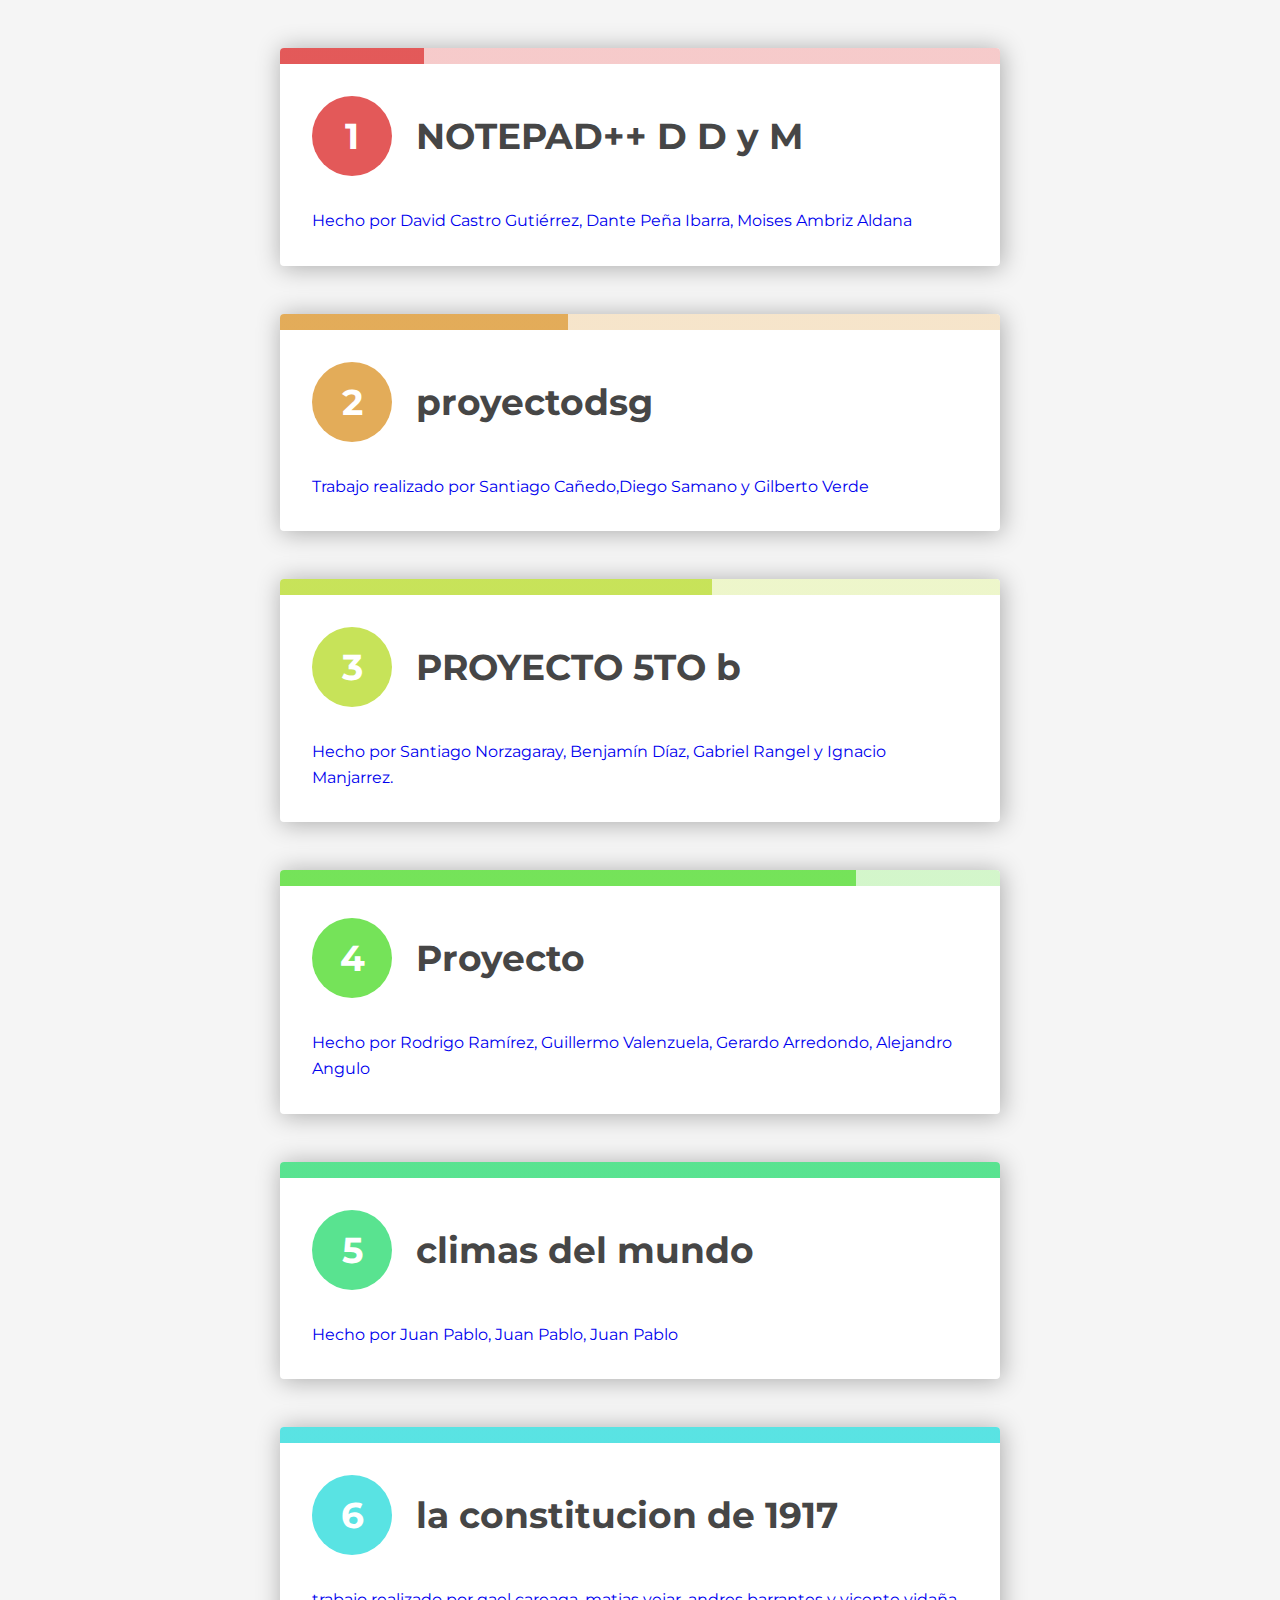
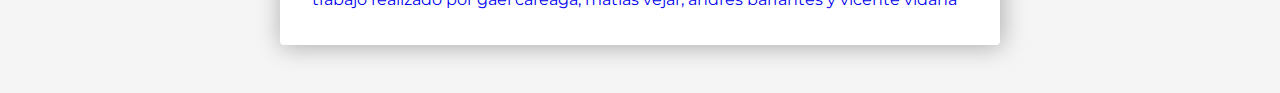
<file: index.html>
<!DOCTYPE html>
<html lang="en" >
<head>
  <meta charset="UTF-8">
  <title>Proyectos Quinto año</title>
  <link rel="stylesheet" href="./style.css">

</head>
<body>
<!-- partial:index.partial.html -->
<ol style="--length: 5" role="list">
	<a href="Proyecto trimestre 2/NOTEPAD++ D D y M.html" style="text-decoration:none">
	<li style="--i: 1">
		<h3>NOTEPAD++ D D y M</h3>
		<p>Hecho por David Castro Gutiérrez, Dante Peña Ibarra, Moises Ambriz Aldana</p>
	</li>
	</a>
	<a  href="Nueva carpeta/proyectodsg.html" style="text-decoration:none">
	<li style="--i: 2">
		<h3>proyectodsg</h3>
		<p>Trabajo realizado por Santiago Cañedo,Diego Samano y Gilberto Verde</p>
	</li>
	</a>
	<a href="MusicB/PROYECTO 5TO b.html" style="text-decoration:none">
	<li style="--i: 3">
		<h3>PROYECTO 5TO b</h3>
		<p>Hecho por Santiago Norzagaray, Benjamín Díaz, Gabriel Rangel y Ignacio Manjarrez.</p>
	</li>
	</a>
	
	<a href="rodyz/proyecto.html" style="text-decoration:none">
	<li style="--i: 4">
		<h3>Proyecto</h3>
		<p>Hecho por Rodrigo Ramírez, Guillermo Valenzuela, Gerardo Arredondo, Alejandro Angulo</p>
	</li>
	</a>
	<a  href="PROYECTO HTML 3 JP/climas del mundo.html" style="text-decoration:none">
	<li style="--i: 5">
		<h3>climas del mundo</h3>
		<p>Hecho por Juan Pablo, Juan Pablo, Juan Pablo</p>
	</li>
	</a>
	<a href="MusicA/la constitucion equipo 6 matias gael andres y vicente vidaña.html" style="text-decoration:none">
	<li style="--i: 6">
		<h3>la constitucion de 1917</h3>
		<p>trabajo realizado por gael careaga, matias vejar, andres barrantes y vicente vidaña</p>
	</li>
	</a>
</ol>
<!-- partial -->
  
</body>
</html>
</file>
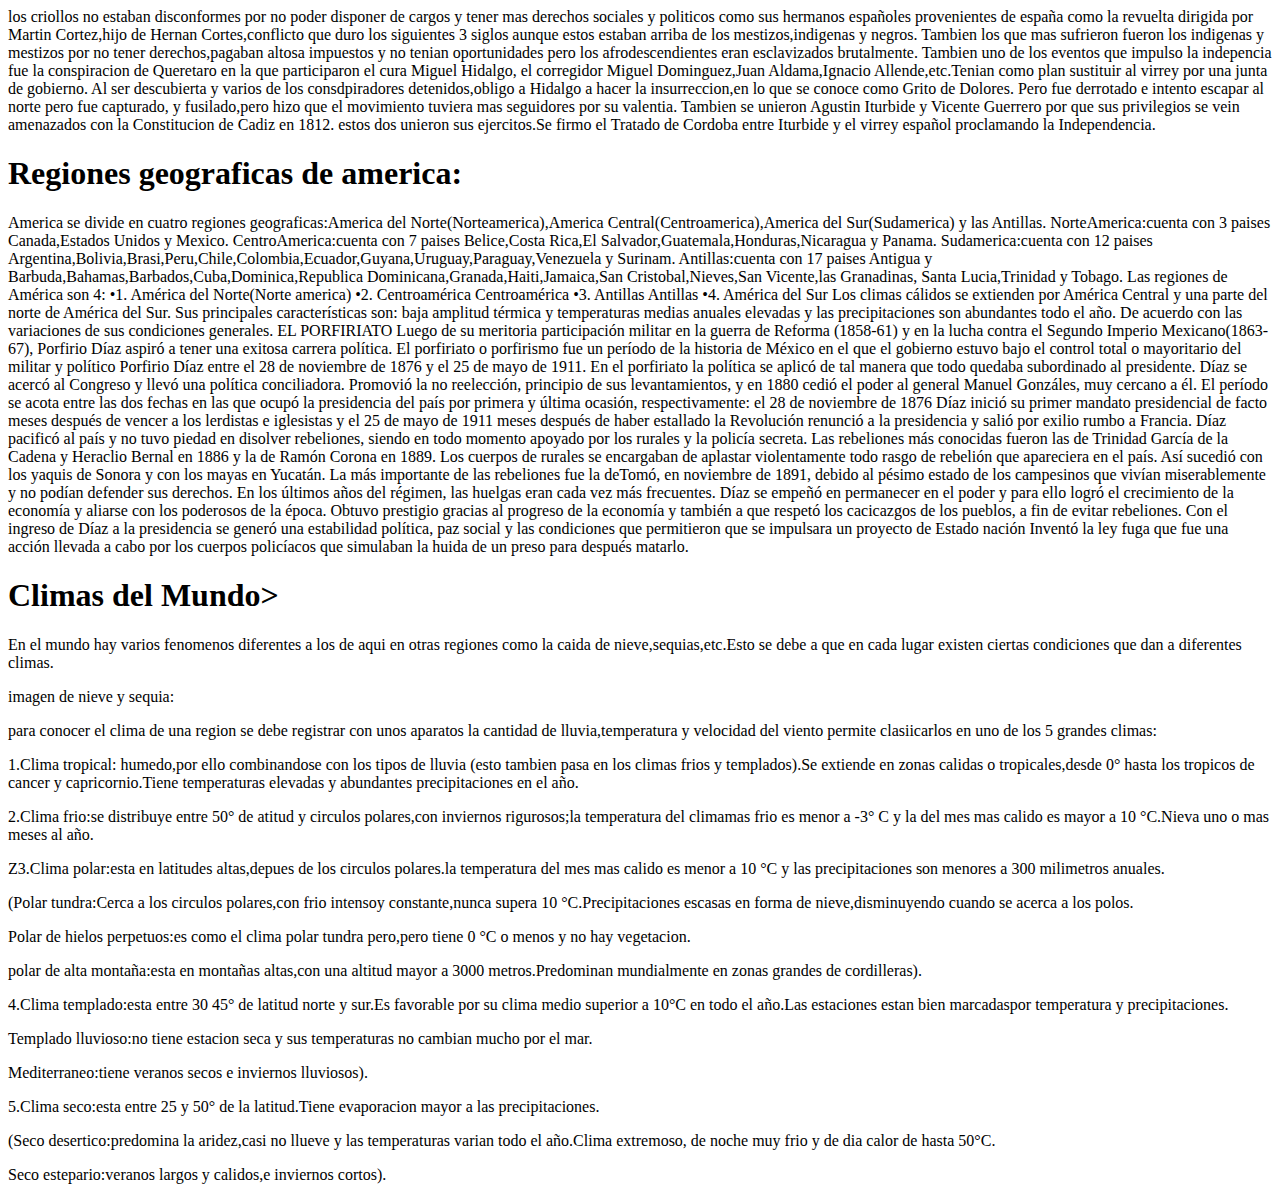
<file: PROYECTO HTML 3 JP/hola tonotos.html>
<html>
<head>
<title>
<h1>causas del movimiento de independencia:</h1>
</title>
</head>
<body>
los criollos no estaban disconformes por no poder disponer de cargos y tener mas derechos sociales y politicos como sus hermanos españoles provenientes de españa como la revuelta
dirigida por Martin  Cortez,hijo de Hernan Cortes,conflicto que duro los siguientes 3 siglos aunque estos estaban arriba de los mestizos,indigenas y negros.

Tambien los que mas sufrieron fueron los indigenas y mestizos por no tener derechos,pagaban altosa impuestos y no tenian oportunidades pero los afrodescendientes
 eran esclavizados brutalmente.

Tambien uno de los eventos que impulso la indepencia fue la conspiracion de Queretaro en la que participaron el cura Miguel Hidalgo,
el corregidor Miguel Dominguez,Juan Aldama,Ignacio Allende,etc.Tenian como plan sustituir al virrey por una junta de gobierno.

Al ser descubierta y varios de los consdpiradores detenidos,obligo a Hidalgo a hacer la insurreccion,en lo que se conoce como Grito de Dolores.
Pero fue derrotado e intento escapar al norte pero fue capturado, y fusilado,pero hizo que el movimiento tuviera mas seguidores por su valentia.

Tambien se unieron Agustin Iturbide y Vicente Guerrero por que sus privilegios se vein amenazados con la Constitucion de Cadiz en 1812.
estos dos unieron sus ejercitos.Se firmo el Tratado de Cordoba entre Iturbide y el virrey español proclamando la Independencia.
</body>
<h1>Regiones geograficas de america:</h1>

America se divide en cuatro regiones geograficas:America del Norte(Norteamerica),America Central(Centroamerica),America del Sur(Sudamerica) y las Antillas.

NorteAmerica:cuenta con 3 paises Canada,Estados Unidos y Mexico.

CentroAmerica:cuenta con 7 paises Belice,Costa Rica,El Salvador,Guatemala,Honduras,Nicaragua y Panama.

Sudamerica:cuenta con 12 paises Argentina,Bolivia,Brasi,Peru,Chile,Colombia,Ecuador,Guyana,Uruguay,Paraguay,Venezuela y Surinam.

Antillas:cuenta con 17 paises Antigua y Barbuda,Bahamas,Barbados,Cuba,Dominica,Republica Dominicana,Granada,Haiti,Jamaica,San Cristobal,Nieves,San Vicente,las Granadinas,
Santa Lucia,Trinidad y Tobago.    

Las regiones de América son 4:

•1. América del Norte(Norte america)

•2. Centroamérica Centroamérica 

•3. Antillas Antillas 

•4. América del Sur
Los climas cálidos se extienden por América Central y una parte 
del norte de América del Sur.  

Sus principales características son: baja
amplitud térmica y temperaturas medias anuales elevadas y las precipitaciones
son abundantes todo el año. De acuerdo con las variaciones de sus condiciones 
generales.

EL PORFIRIATO

Luego de su meritoria participación militar en la guerra de Reforma (1858-61) y en la lucha contra el Segundo Imperio Mexicano(1863-67), Porfirio 
Díaz aspiró a tener una exitosa carrera política.

El porfiriato o porfirismo fue un período de la historia de México en el que el gobierno estuvo bajo el control  total o mayoritario del
 militar y político Porfirio Díaz entre el 28 de noviembre de 1876 y el 25 de mayo de 1911.  En el porfiriato la política se aplicó de tal
 manera que todo quedaba subordinado al presidente.

 Díaz se acercó al Congreso y llevó una política conciliadora. Promovió la no reelección,
 principio de sus levantamientos, y en 1880 cedió el poder al general Manuel Gonzáles, muy cercano a él.
 
El período se acota entre las dos fechas en las que ocupó la presidencia del país por primera y última ocasión, respectivamente: el 28 de 
noviembre de 1876 Díaz inició su primer mandato presidencial de facto meses después de vencer a los lerdistas e iglesistas y el 25 de mayo
 de 1911 meses después de haber estallado la Revolución renunció a la presidencia y salió por exilio rumbo a Francia. 

Díaz pacificó al país y no tuvo piedad en disolver rebeliones, siendo en todo momento apoyado por los rurales y la policía secreta.
 
Las rebeliones más conocidas fueron las de Trinidad García de la Cadena y Heraclio Bernal en 1886 y la de Ramón Corona en 1889. Los cuerpos de rurales
 se encargaban de aplastar violentamente todo rasgo de rebelión que apareciera en el país. Así sucedió con los yaquis de Sonora y con los mayas en Yucatán. 
 La más importante de las rebeliones fue la deTomó, en noviembre de 1891, debido al pésimo estado de los campesinos que vivían miserablemente y no podían 
 defender sus derechos.
 En los últimos años del régimen, las huelgas eran cada vez más frecuentes. 
 
Díaz se empeñó en permanecer en el poder y para ello logró el crecimiento de la economía y aliarse con los poderosos de la época.

 
Obtuvo prestigio gracias al progreso de la economía y también a que respetó los cacicazgos de los pueblos, a fin de evitar rebeliones.
 Con el ingreso 
de Díaz a la presidencia se generó una estabilidad política, paz social y las condiciones que permitieron que se impulsara un proyecto de Estado nación
 Inventó la ley fuga que fue una acción llevada a cabo por los cuerpos policíacos que simulaban la huida de un preso para después matarlo.

<h1>Climas del Mundo></h1>

<p>En el mundo hay varios fenomenos diferentes a los de aqui en otras regiones como la caida de nieve,sequias,etc.Esto se debe a que en cada lugar
existen ciertas condiciones que dan a diferentes climas.</p>

imagen de nieve y sequia:

<p>para conocer el clima de una region se debe registrar con unos aparatos la cantidad de lluvia,temperatura y velocidad del viento permite
clasiicarlos en uno de los 5 grandes climas:</p>

<p>1.Clima tropical: humedo,por ello combinandose con los tipos de lluvia (esto tambien pasa en los climas frios y templados).Se extiende en
zonas calidas o tropicales,desde 0° hasta los tropicos de cancer y capricornio.Tiene temperaturas elevadas y abundantes precipitaciones en
el año.</p>

<p>2.Clima frio:se distribuye entre 50° de atitud y circulos polares,con inviernos rigurosos;la temperatura del climamas frio es menor a -3° C
y la del mes mas calido es mayor a 10 °C.Nieva uno o mas meses al año.</p>

<p>Z3.Clima polar:esta en latitudes altas,depues de los circulos polares.la temperatura del mes mas calido es menor a 10 °C y las precipitaciones
son menores a 300 milimetros anuales.</p>

<p>(Polar tundra:Cerca a los circulos polares,con frio intensoy constante,nunca supera 10 °C.Precipitaciones escasas en forma de nieve,disminuyendo
cuando se acerca a los polos.</p>

<p>Polar de hielos perpetuos:es como el clima polar tundra pero,pero tiene 0 °C o menos y no hay vegetacion.</p>

<p>polar de alta montaña:esta en montañas altas,con una altitud mayor a 3000 metros.Predominan mundialmente en zonas grandes de cordilleras).</p>

<p>4.Clima templado:esta entre 30 45° de latitud norte y sur.Es favorable por su clima medio superior a 10°C en todo el año.Las estaciones estan bien 
marcadaspor temperatura y precipitaciones.</p>

<p>Templado lluvioso:no tiene estacion seca y sus temperaturas no cambian mucho por el mar.<p>

<p>Mediterraneo:tiene veranos secos e inviernos lluviosos).</p>

<p>5.Clima seco:esta entre 25 y 50° de la latitud.Tiene evaporacion mayor a las precipitaciones.<p>

<p>(Seco desertico:predomina la aridez,casi no llueve y las temperaturas varian todo el año.Clima extremoso, de noche muy frio y de dia calor de hasta
50°C.<p>

<p>Seco estepario:veranos largos y calidos,e inviernos cortos).</p>
</file>
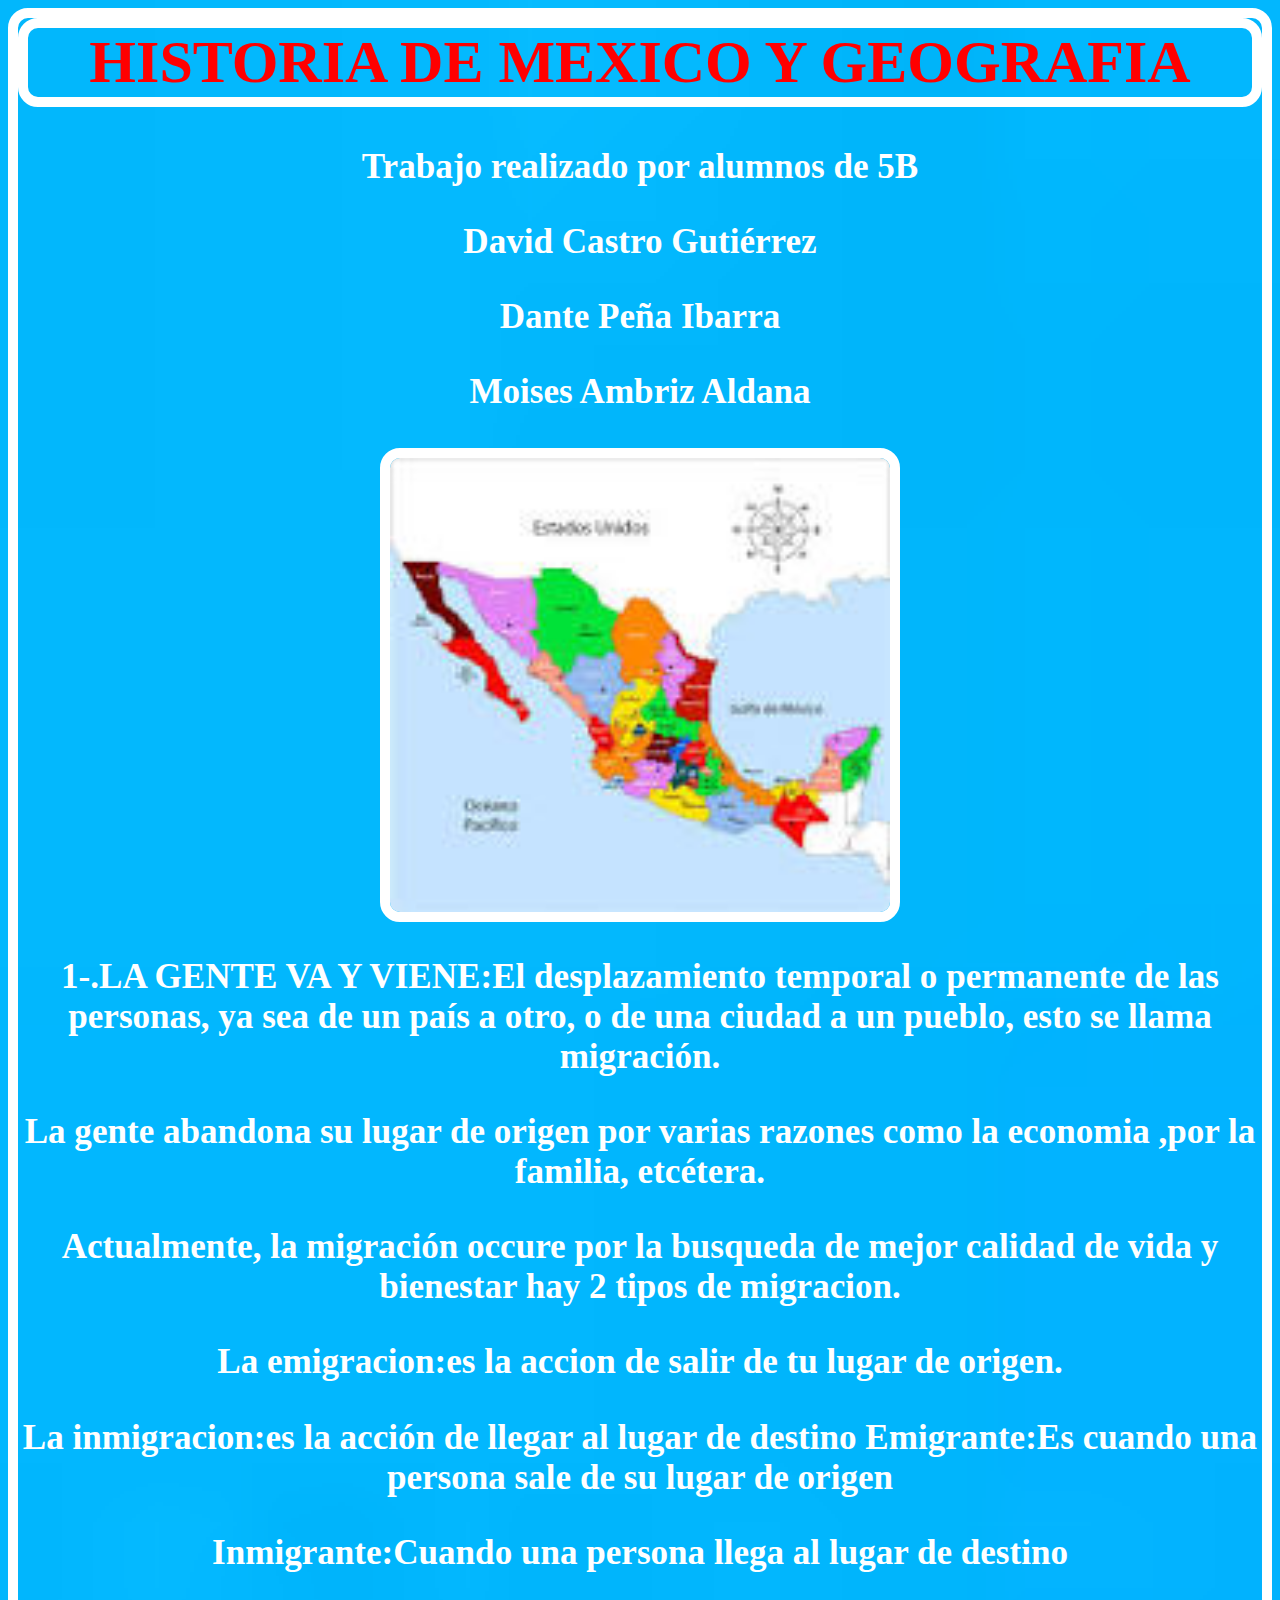
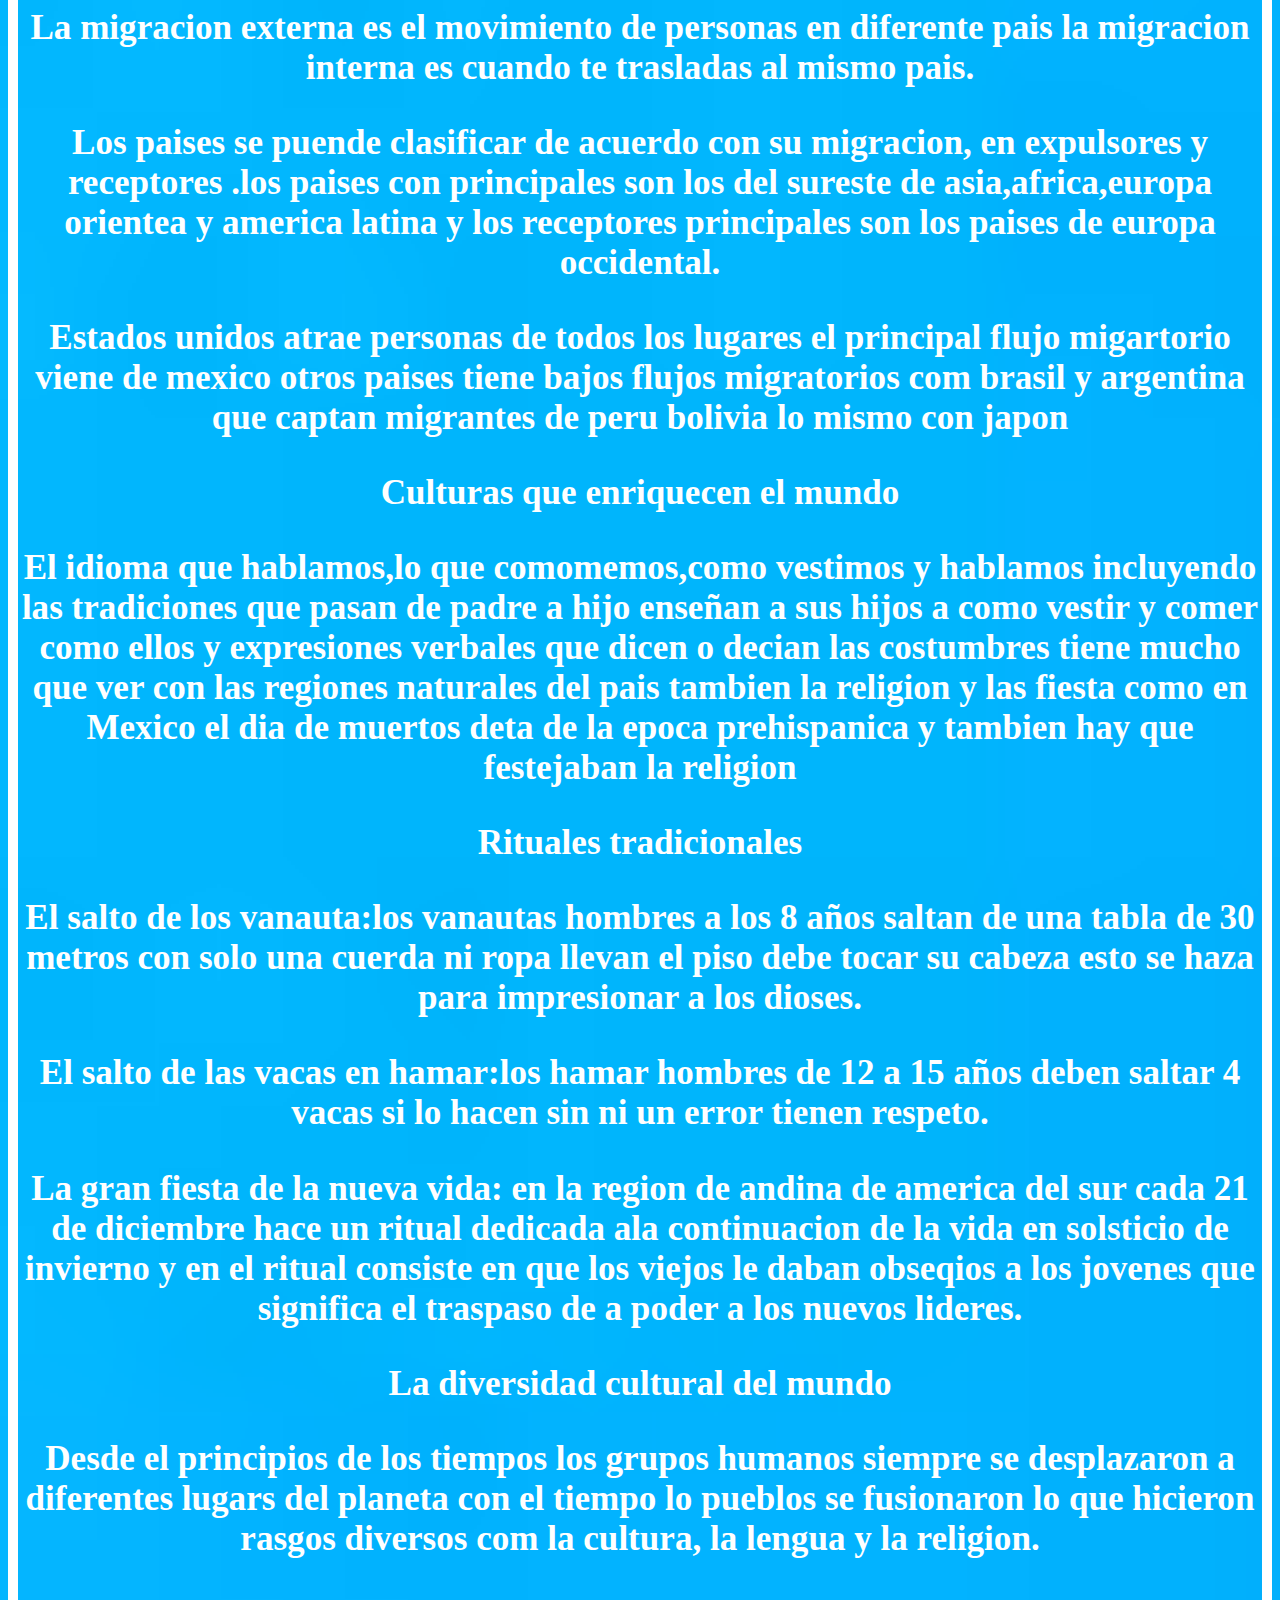
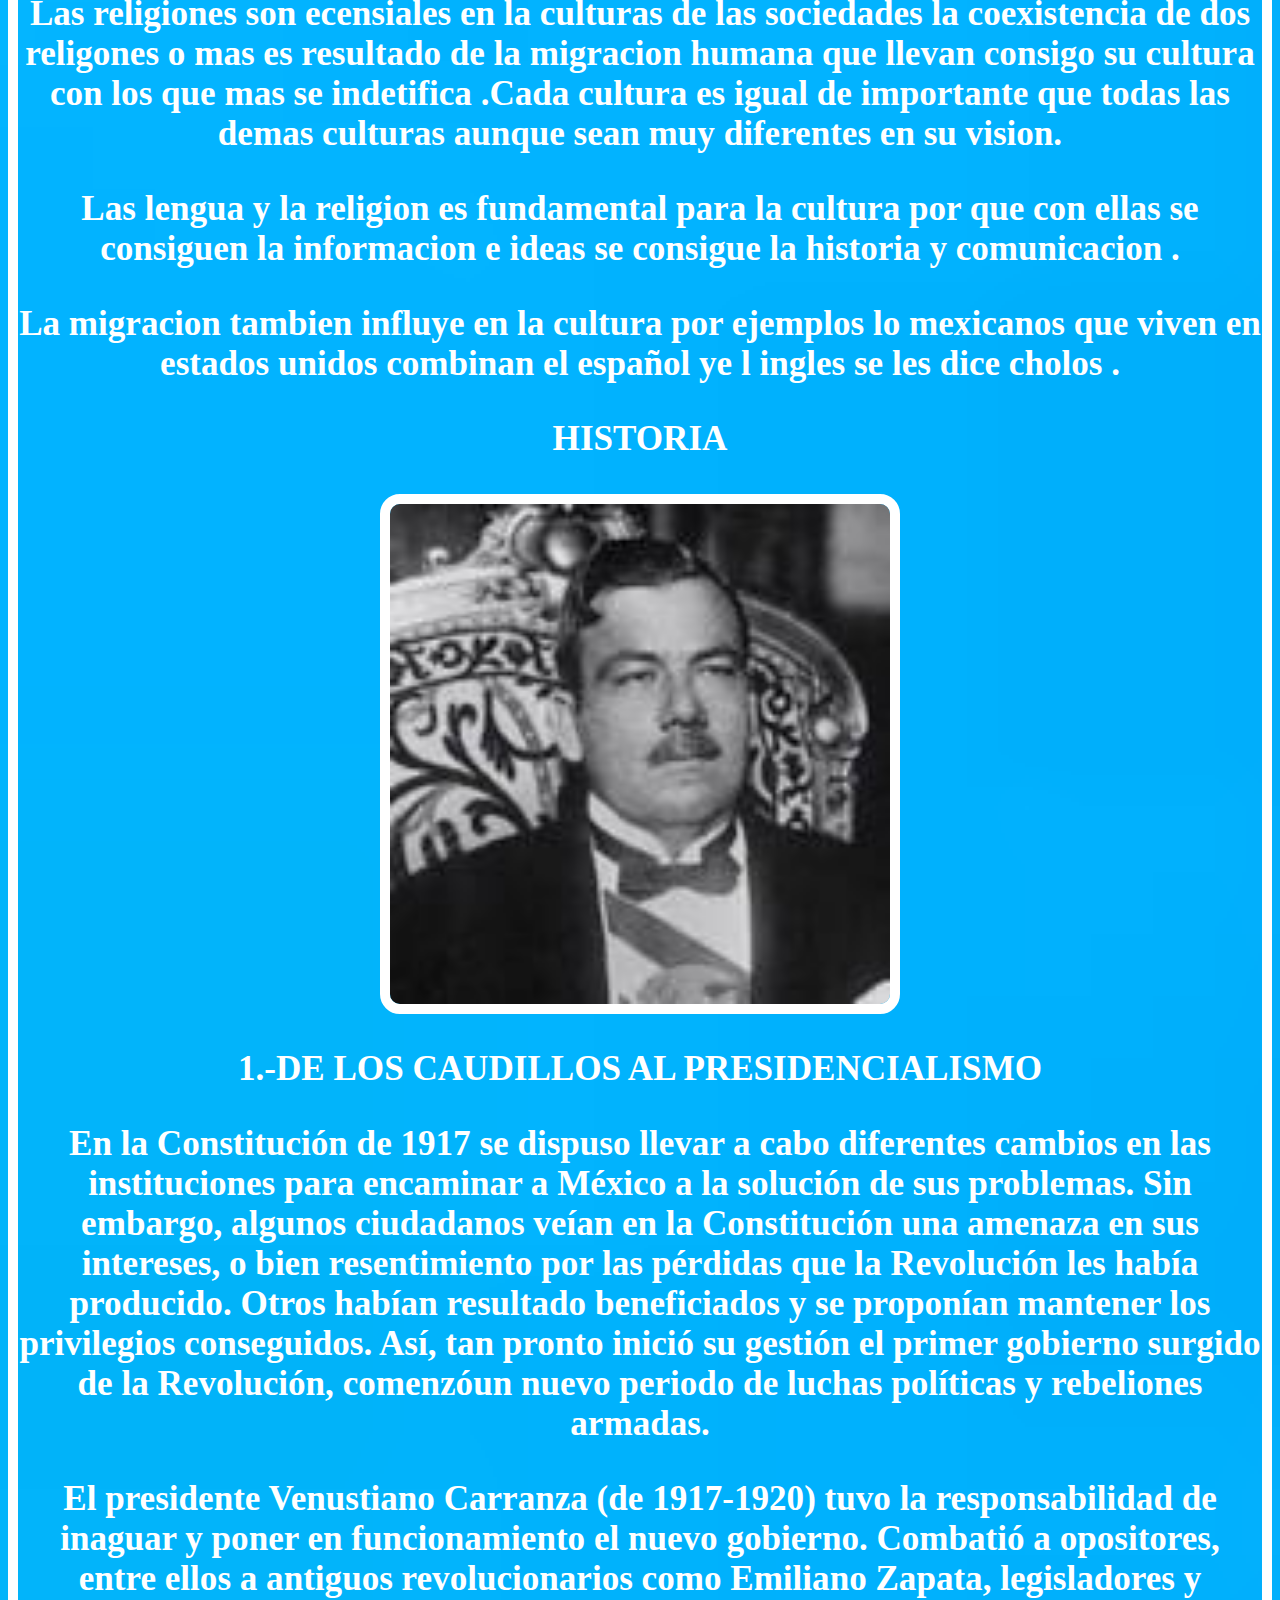
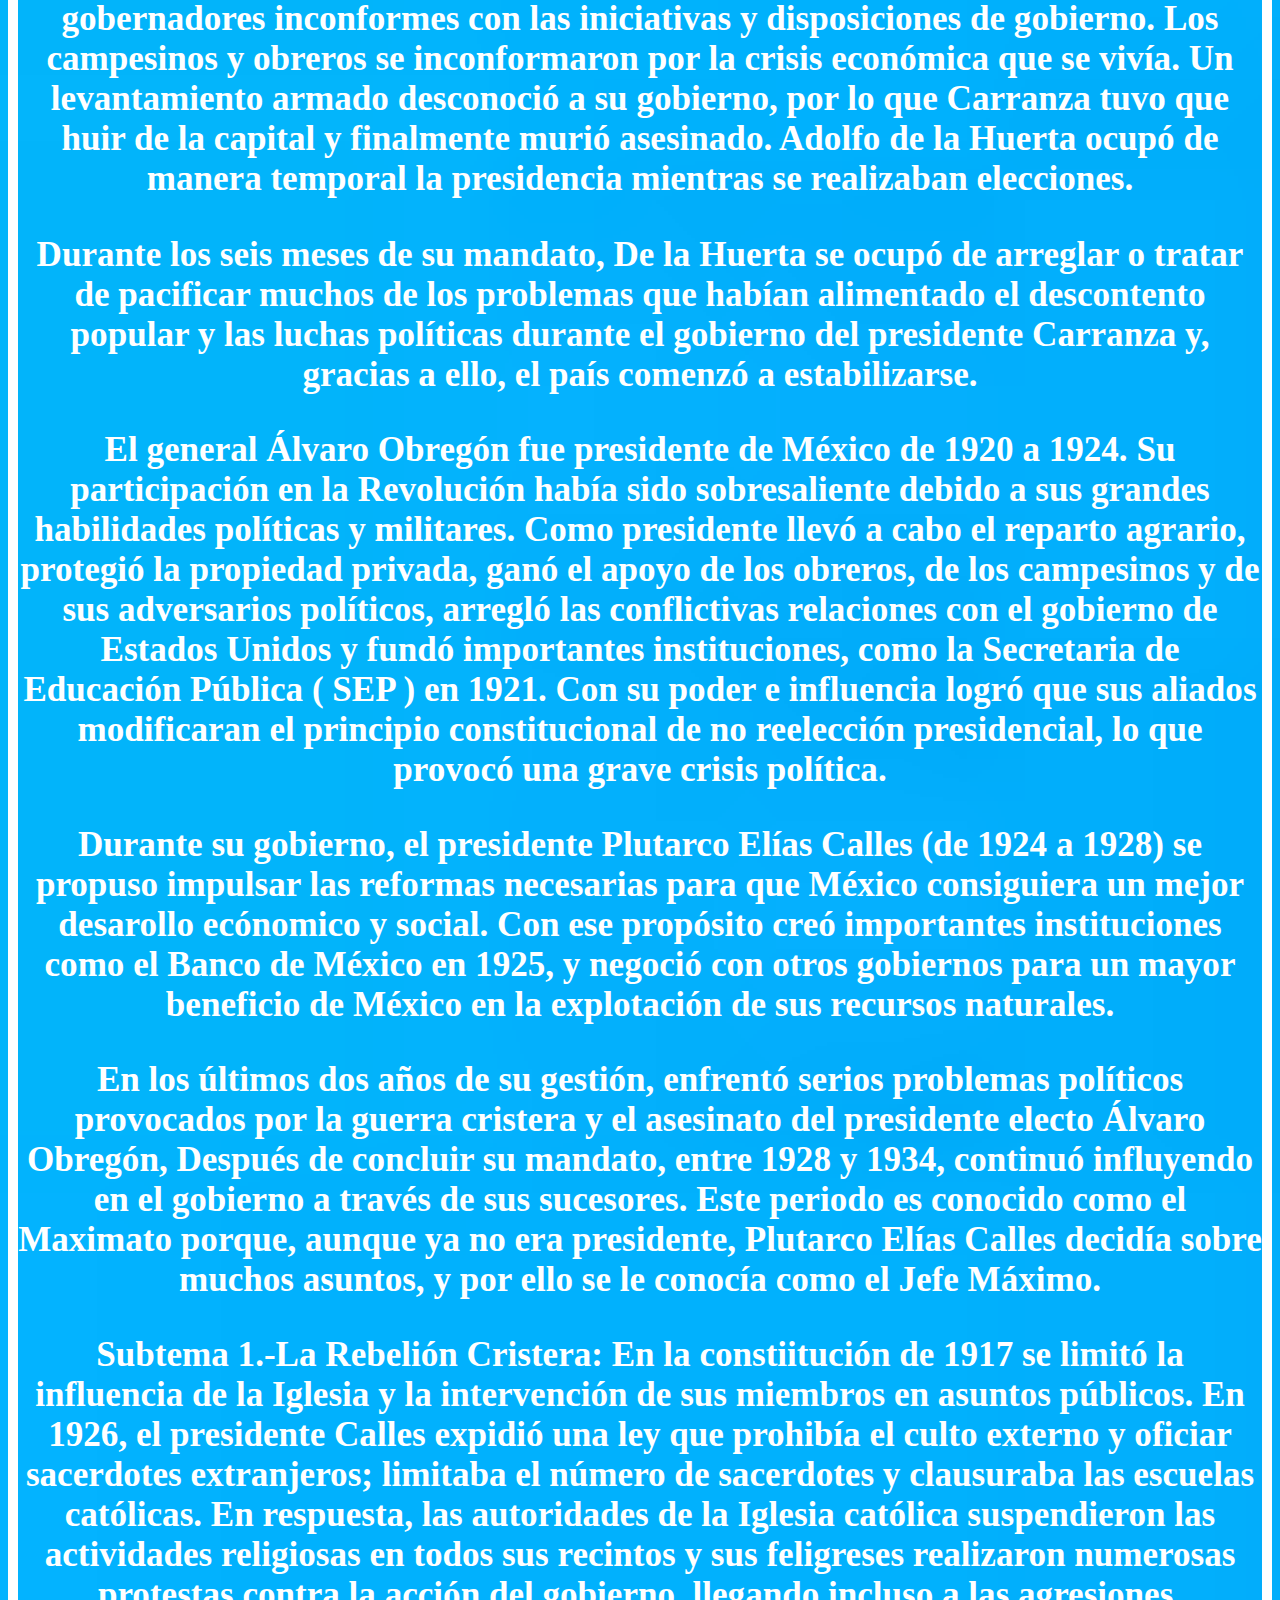
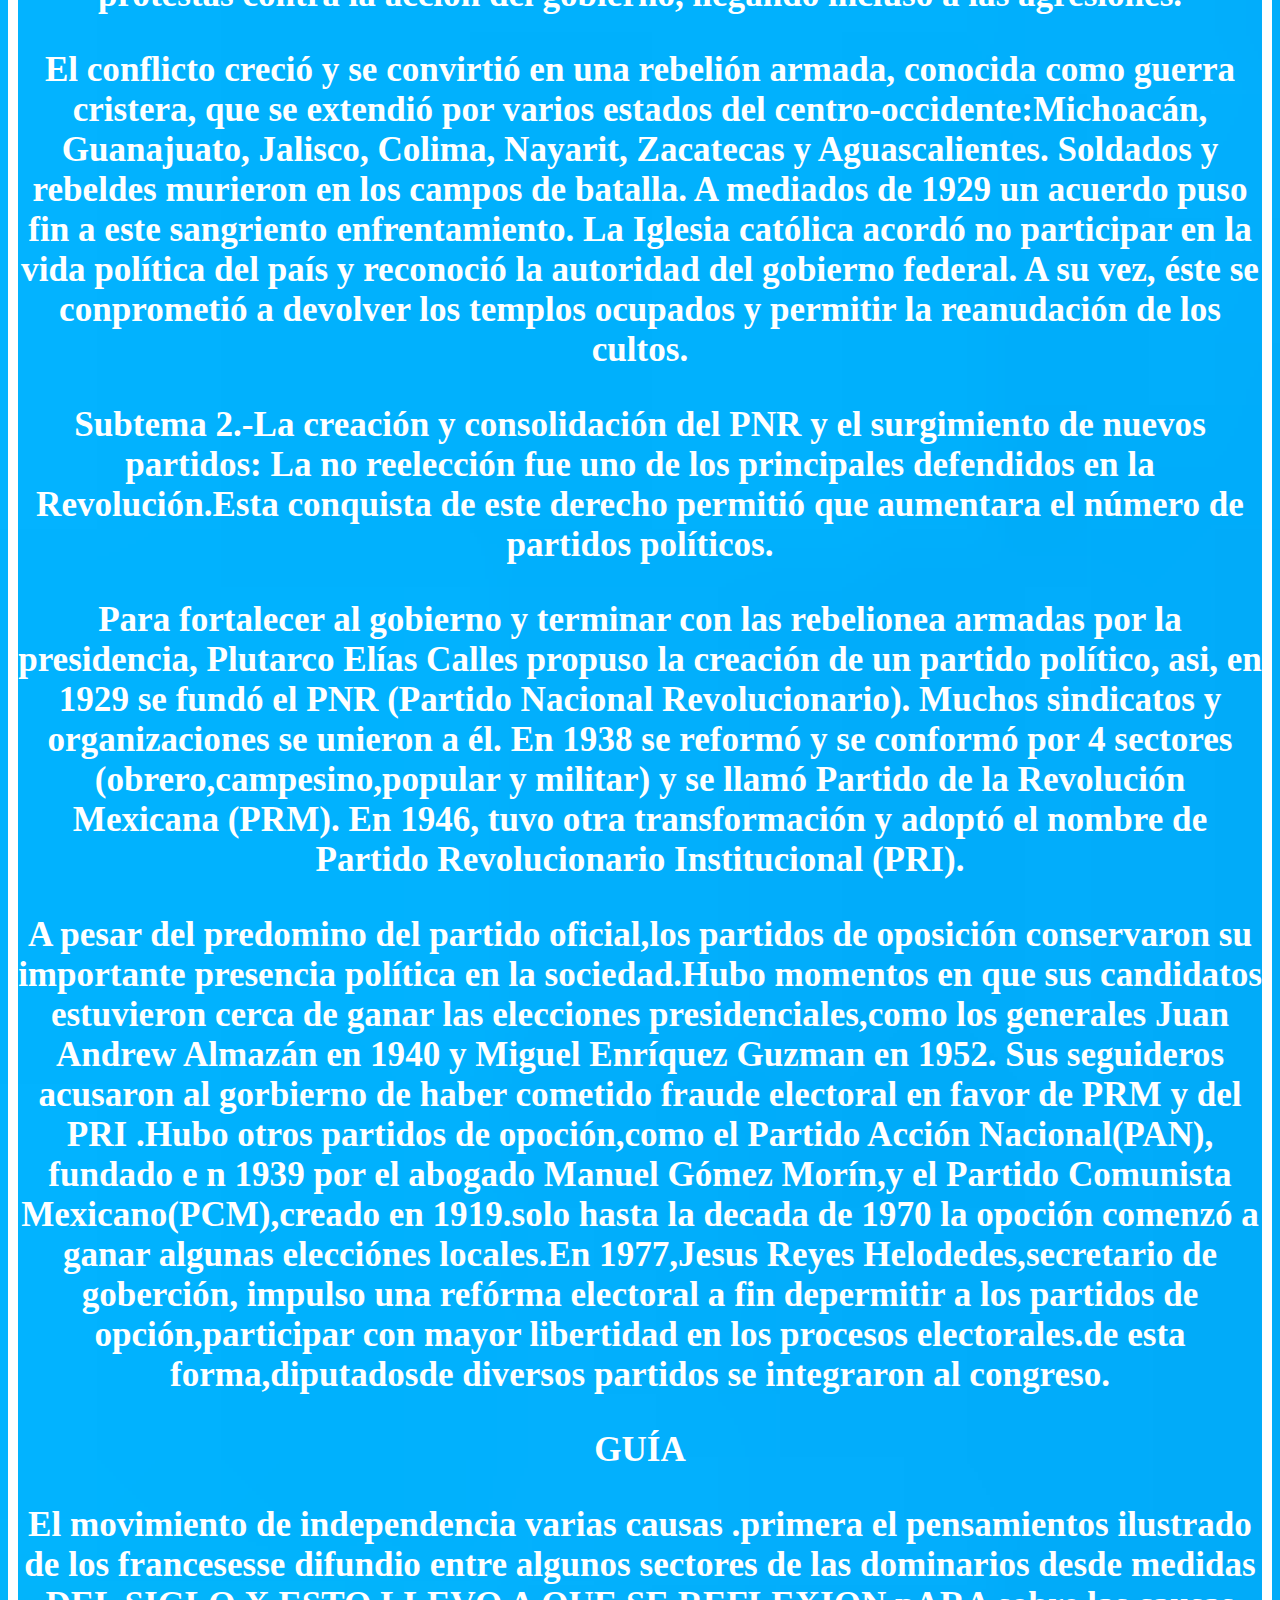
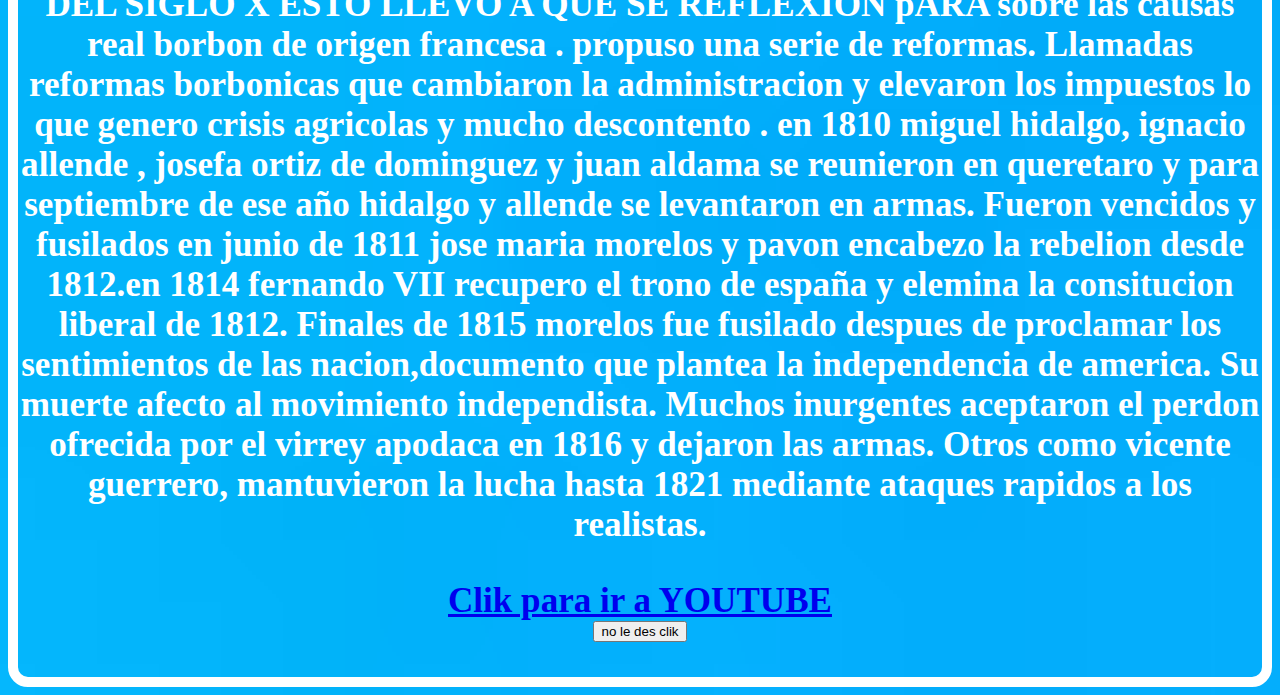
<file: Proyecto trimestre 2/NOTEPAD++ D D y M.html>
<html>
<head> 
	<link rel="stylesheet" href="quinto_2_css1.css" />
	<title> HISTORIA Y GEOGRAFIA
	</title>
</head>
<body>

	<h1> HISTORIA DE MEXICO Y GEOGRAFIA
	<h3> Trabajo realizado por alumnos de 5B
	<p> David Castro Gutiérrez </p>
	<p> Dante Peña Ibarra </p>
	<p> Moises Ambriz Aldana</p>
	
	<img src="geografia1.jpg" width=500/>    <br/>
	<p> 1-.LA GENTE VA Y VIENE:El desplazamiento temporal o permanente de las personas, ya sea de un  país a otro, o de una ciudad a un pueblo, esto se llama migración.  </p>
	<p> La gente abandona su lugar de origen por varias  razones como la economia ,por la familia, etcétera. </p>
	<p> Actualmente, la  migración occure por la busqueda de mejor calidad de vida y bienestar hay 2 tipos de migracion. </p>
	<p> La emigracion:es la accion de salir de tu lugar de origen. </p>
	<p> La inmigracion:es la acción de llegar al lugar de destino </p<
	<p> Emigrante:Es cuando una persona sale de su lugar de origen </p>
	<p> Inmigrante:Cuando una persona llega al lugar de destino </p>
	<p> La migracion externa es el movimiento de personas en diferente pais la migracion interna es cuando te trasladas al mismo pais. </p>
	<p> Los paises se puende clasificar de acuerdo con su migracion, en expulsores y receptores .los paises con principales son los del sureste de asia,africa,europa orientea y america latina y los receptores principales son los paises de europa occidental. </p>
	<p> Estados unidos atrae personas de todos los lugares el principal flujo migartorio viene de mexico otros paises tiene bajos flujos migratorios com brasil y argentina que captan migrantes de peru bolivia lo mismo con japon </p>
	<p> Culturas que enriquecen el mundo </p>
	<p> El idioma que hablamos,lo que comomemos,como vestimos y hablamos incluyendo  las tradiciones que pasan de padre a hijo enseñan a sus hijos a como vestir y comer como ellos y expresiones verbales que dicen o  decian las costumbres tiene mucho que ver con las regiones naturales del pais tambien la religion y las fiesta como en Mexico el dia de muertos deta de la epoca prehispanica y tambien hay que festejaban la religion </p>
	<p> Rituales tradicionales </p>
	<p> El salto de los vanauta:los vanautas hombres a los 8 años saltan de una    tabla de 30 metros con solo una cuerda ni ropa llevan el piso debe tocar su cabeza esto se haza para impresionar a los dioses. </p>
	<p> El salto de las vacas en hamar:los hamar hombres de 12 a 15 años deben saltar 4 vacas si lo hacen sin ni un error tienen respeto.  </p>
	<p> La gran fiesta de la nueva vida: en  la region de andina de america del sur cada 21 de diciembre hace un ritual dedicada ala continuacion de la vida en solsticio de invierno y en el ritual consiste en que los viejos le daban obseqios a los jovenes  que significa el  traspaso de a poder a los nuevos lideres. </p>
	<p> La diversidad cultural del mundo </p>
	<p> Desde el principios de los tiempos los grupos humanos siempre se desplazaron a diferentes lugars del planeta con el tiempo lo pueblos se fusionaron lo que hicieron rasgos diversos com la cultura, la lengua y la religion. </p>
	<p> Las religiones son ecensiales en la culturas de las sociedades la coexistencia de dos religones o mas es  resultado de la migracion humana que llevan consigo su cultura con los que mas se indetifica .Cada cultura es igual de importante que todas las demas culturas  aunque sean muy diferentes en su vision.  </p>
	<p> Las lengua y la religion es fundamental para la cultura por que con ellas se consiguen  la informacion e ideas se consigue la historia y comunicacion . </p>
	<p> La migracion tambien influye en la cultura  por ejemplos lo mexicanos que viven en estados unidos combinan el español ye l ingles se les dice cholos . </p>
	<p> HISTORIA <p>
	<img src="historia1.jpg" width=500/>    <br/>
	<p> 1.-DE LOS CAUDILLOS AL PRESIDENCIALISMO </p>
	<p> En la Constitución de 1917 se dispuso llevar a cabo diferentes cambios en las instituciones para encaminar a México a la solución de sus problemas. Sin embargo, algunos ciudadanos veían en la Constitución una amenaza en sus intereses, o bien resentimiento por las pérdidas que la Revolución les había producido. Otros habían resultado beneficiados y se proponían mantener los privilegios conseguidos. Así, tan pronto inició su gestión el primer gobierno surgido de la Revolución, comenzóun nuevo periodo de luchas políticas y rebeliones armadas. </p>
	<p> El presidente Venustiano Carranza (de 1917-1920) tuvo la responsabilidad de inaguar y poner en funcionamiento el nuevo gobierno. Combatió a opositores, entre ellos a antiguos revolucionarios como Emiliano Zapata, legisladores y gobernadores inconformes con las iniciativas y disposiciones de gobierno. Los campesinos y obreros se inconformaron por la crisis económica que se vivía. Un levantamiento armado desconoció a su gobierno,  por lo que Carranza tuvo que huir de la capital y finalmente murió asesinado. Adolfo de la Huerta ocupó de manera temporal la presidencia mientras se realizaban elecciones.  </p>
	<p> Durante los seis meses de su mandato, De la Huerta se ocupó de arreglar o tratar de pacificar muchos de los problemas que habían alimentado el descontento popular y las luchas políticas durante el gobierno del presidente Carranza y, gracias a ello, el país comenzó a estabilizarse. </p>
	<p> El general Álvaro Obregón fue presidente de México de 1920 a 1924. Su participación en la Revolución había sido sobresaliente debido a sus grandes habilidades políticas y militares. Como presidente llevó a cabo el reparto agrario, protegió la propiedad privada, ganó el apoyo de los obreros, de los campesinos y  de sus adversarios políticos, arregló las conflictivas relaciones con el gobierno de Estados Unidos y fundó importantes instituciones, como la Secretaria de Educación Pública ( SEP ) en 1921. Con su poder e influencia logró que sus aliados modificaran el principio constitucional de no reelección presidencial, lo que provocó una grave crisis política. </p>
	<p> Durante su gobierno, el presidente Plutarco Elías Calles (de 1924  a 1928) se propuso impulsar las reformas necesarias para que México consiguiera un mejor desarollo ecónomico y social. Con ese propósito creó importantes instituciones como el Banco de México en 1925, y negoció con otros gobiernos para un mayor beneficio de México en la explotación de sus  recursos naturales.  </p>
	<p> En los últimos dos años de su gestión, enfrentó serios problemas políticos provocados por la guerra cristera y el asesinato del presidente electo Álvaro Obregón, Después de concluir su mandato, entre 1928 y 1934, continuó influyendo en el gobierno a través de sus sucesores. Este periodo es conocido como el Maximato porque, aunque ya no era presidente, Plutarco Elías Calles decidía sobre muchos asuntos, y por ello se le conocía como el Jefe Máximo. </p>
	<p> Subtema 1.-La Rebelión Cristera:  En la constiitución de 1917 se limitó la influencia de la Iglesia y la intervención de sus miembros en asuntos públicos. En 1926, el presidente Calles expidió una ley que prohibía el culto externo y oficiar sacerdotes extranjeros; limitaba el número de sacerdotes y clausuraba las escuelas católicas. En respuesta, las autoridades de la Iglesia católica suspendieron las actividades religiosas en todos sus recintos y sus feligreses realizaron numerosas protestas contra la acción del gobierno, llegando incluso a las agresiones. </p>
	<p> El conflicto creció y se convirtió en una rebelión armada, conocida como guerra cristera, que se extendió por varios estados del centro-occidente:Michoacán, Guanajuato, Jalisco, Colima, Nayarit, Zacatecas y Aguascalientes. Soldados y rebeldes murieron en los campos de batalla. A mediados de 1929 un acuerdo puso fin a este sangriento enfrentamiento. La Iglesia católica acordó no participar en la vida política del país y reconoció la autoridad del gobierno federal. A su vez, éste se conprometió a devolver los templos ocupados y permitir la reanudación de los cultos. </p>
	<p> Subtema 2.-La creación y consolidación del PNR y el surgimiento de nuevos partidos: La no reelección fue uno de los principales defendidos en la Revolución.Esta conquista de este derecho permitió que aumentara el número de partidos políticos. </p>
	<p> Para fortalecer al gobierno y terminar con las rebelionea armadas por la presidencia, Plutarco Elías Calles propuso la creación de un partido político, asi, en 1929 se fundó el PNR (Partido Nacional Revolucionario). Muchos sindicatos y organizaciones se unieron a él. En 1938 se reformó y se conformó por 4 sectores (obrero,campesino,popular y militar) y se llamó Partido de la Revolución Mexicana (PRM). En 1946, tuvo otra transformación y adoptó el nombre de Partido Revolucionario Institucional (PRI).  </p>
	<p> A pesar del predomino del partido oficial,los partidos de oposición conservaron su importante presencia política en la sociedad.Hubo momentos en que sus candidatos estuvieron cerca de ganar las elecciones presidenciales,como los generales Juan  Andrew  Almazán en 1940  y Miguel Enríquez Guzman en 1952. Sus seguideros acusaron al gorbierno de haber cometido fraude electoral en favor de PRM y del PRI .Hubo otros partidos de opoción,como el Partido Acción Nacional(PAN), fundado e n 1939 por el abogado Manuel Gómez Morín,y el Partido Comunista Mexicano(PCM),creado en 1919.solo hasta la decada de 1970 la opoción comenzó a ganar  algunas elecciónes locales.En 1977,Jesus Reyes Helodedes,secretario de goberción, impulso una refórma electoral a fin depermitir a los partidos de opción,participar  con mayor libertidad en los procesos electorales.de esta forma,diputadosde diversos partidos se integraron al congreso. </p>
	<p> GUÍA </p>
	<p> El movimiento de independencia varias causas .primera el pensamientos ilustrado de los francesesse difundio entre algunos sectores  de las dominarios desde medidas  DEL SIGLO X ESTO LLEVO A QUE SE REFLEXION pARA sobre las causas real borbon de origen francesa . propuso una serie de reformas. Llamadas reformas borbonicas  que cambiaron la administracion y elevaron los impuestos lo que genero  crisis agricolas y mucho descontento . en 1810 miguel hidalgo, ignacio allende , josefa ortiz de dominguez y juan aldama se reunieron en queretaro y para septiembre de ese año hidalgo y allende se levantaron en armas. Fueron vencidos y fusilados en junio de 1811 jose maria morelos y pavon encabezo la rebelion desde 1812.en 1814 fernando VII recupero el trono de españa y elemina la consitucion liberal de 1812. Finales de 1815 morelos  fue  fusilado despues de proclamar los sentimientos de las nacion,documento que plantea la independencia de america. Su muerte afecto al movimiento independista. Muchos inurgentes aceptaron el perdon ofrecida por el virrey apodaca en 1816 y dejaron las armas. Otros como vicente guerrero, mantuvieron la lucha hasta 1821 mediante ataques rapidos a los realistas. </p>
	<a href=https//www.youtube.com> Clik para ir a YOUTUBE <a/>		<br/>
	<button>  no le des clik </button> <br/>
	
	</body>
</html>
</file>
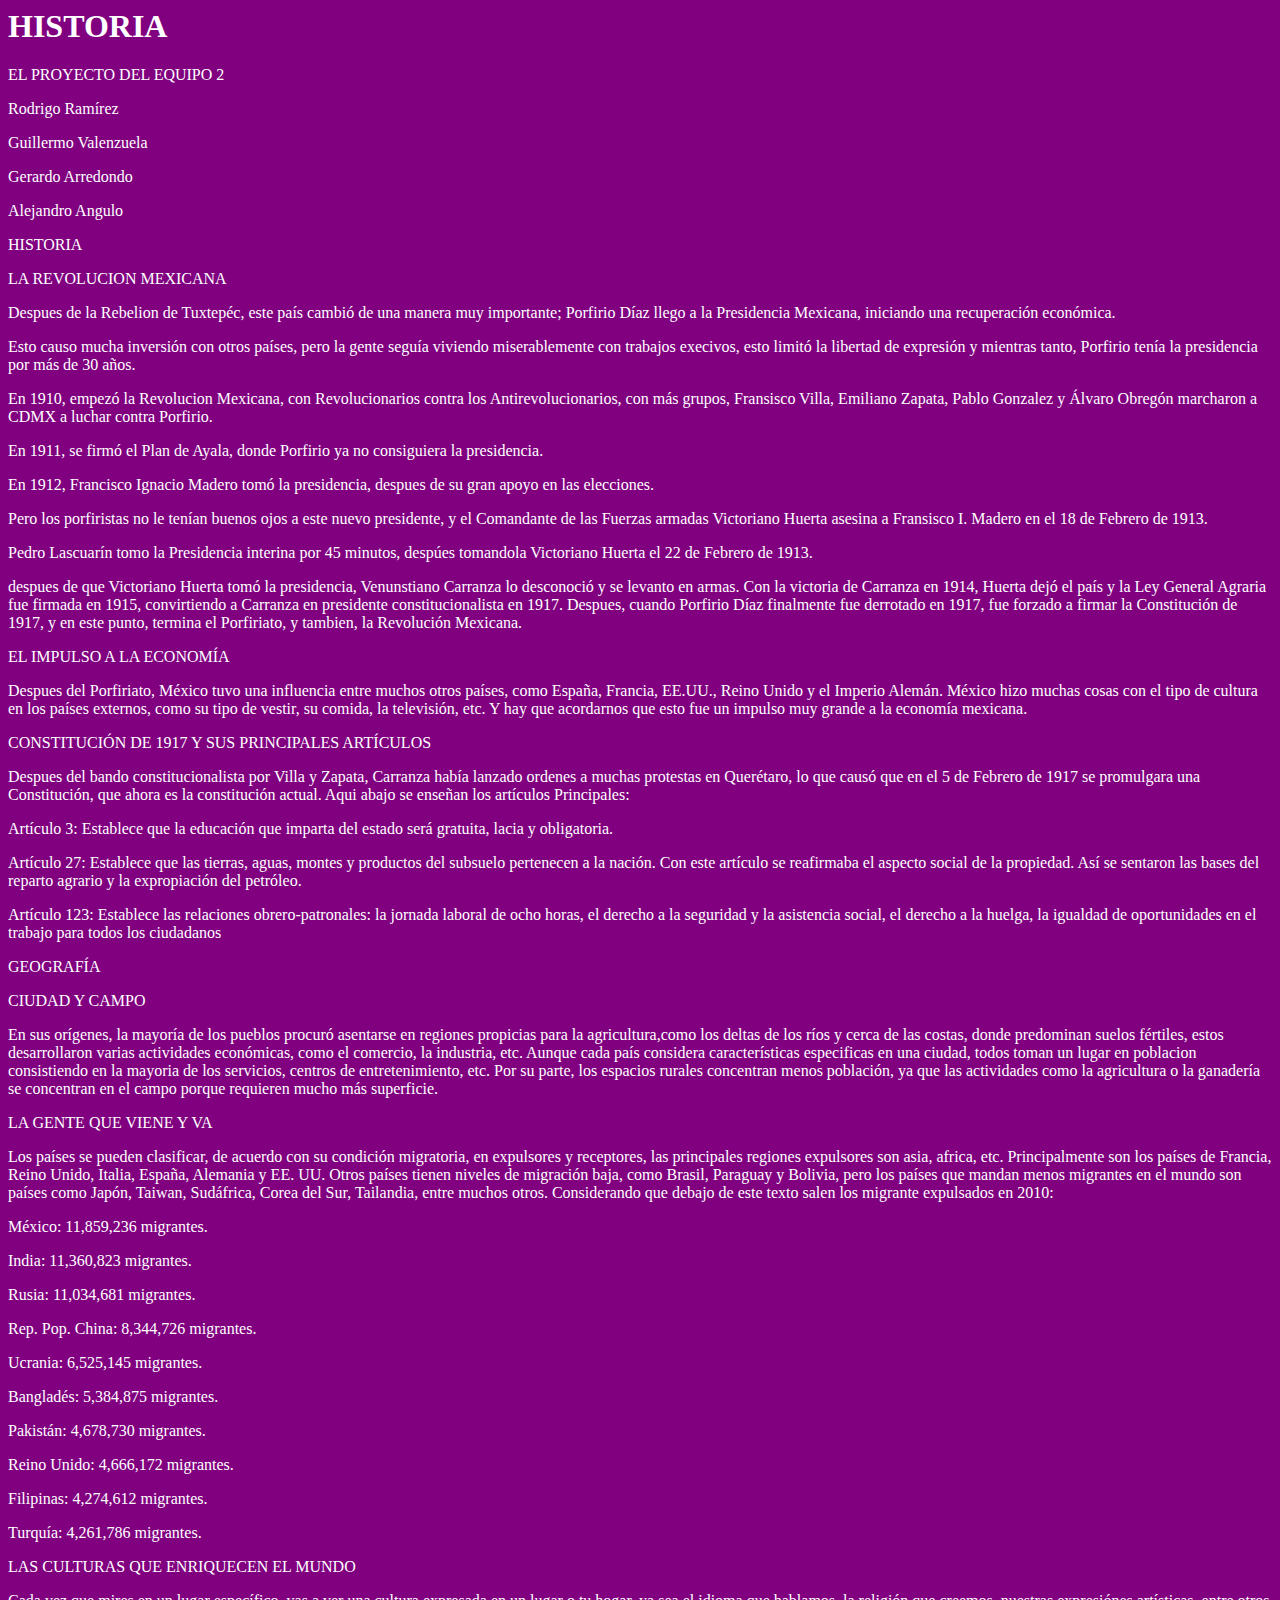
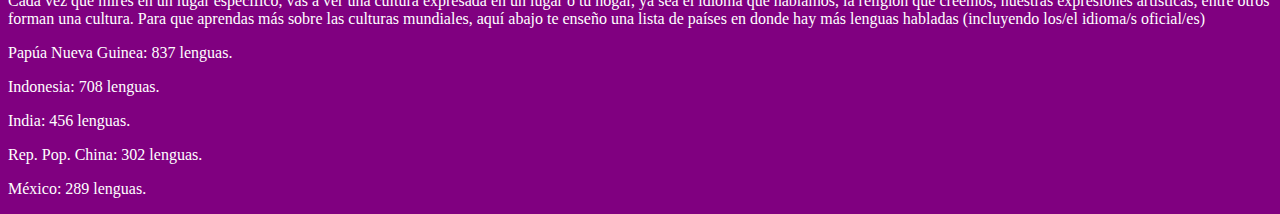
<file: rodyz/proyecto.html>
<html>
   <head>
   
      <title>
	      PROYECTO DE HISTORIA Y GEOGRAFÍA
	  </title>
      <link rel="stylesheet" href="rodys.css" />
	</head>
	<body>
	<h1>HISTORIA	</h1>
	         <p> EL PROYECTO DEL EQUIPO 2 </p>
			 <p>Rodrigo Ramírez</p>
			 <p>Guillermo Valenzuela</p>
			 <p>Gerardo Arredondo</p>
			 <p>Alejandro Angulo</p>
<p>HISTORIA</p>
<p>LA REVOLUCION MEXICANA</p>
<p>Despues de la Rebelion de Tuxtepéc, este país cambió de una manera muy importante; Porfirio Díaz llego a la Presidencia Mexicana, iniciando una recuperación económica.</p>
<p>Esto causo mucha inversión con otros países, pero la gente seguía viviendo miserablemente con trabajos execivos, esto limitó la libertad de expresión y mientras tanto, Porfirio tenía la presidencia por más de 30 años.</p>
<p>En 1910, empezó la Revolucion Mexicana, con Revolucionarios contra los Antirevolucionarios, con más grupos, Fransisco Villa, Emiliano Zapata, Pablo Gonzalez y Álvaro Obregón marcharon a CDMX a luchar contra Porfirio.</p>
<p>En 1911, se firmó el Plan de Ayala, donde Porfirio ya no consiguiera la presidencia.</p>
<p>En 1912, Francisco Ignacio Madero tomó la presidencia, despues de su gran apoyo en las elecciones.</p>
<p>Pero los porfiristas no le tenían buenos ojos a este nuevo presidente, y el Comandante de las Fuerzas armadas Victoriano Huerta asesina a Fransisco I. Madero en el 18 de Febrero de 1913.</p>
<p>Pedro Lascuarín tomo la Presidencia interina por 45 minutos, despúes tomandola Victoriano Huerta el 22 de Febrero de 1913.</p>
<p>despues de que Victoriano Huerta tomó la presidencia, Venunstiano Carranza lo desconoció y se levanto en armas.
Con la victoria de Carranza en 1914, Huerta dejó el país y la Ley General Agraria fue firmada en 1915, convirtiendo a Carranza en presidente constitucionalista en 1917.
Despues, cuando Porfirio Díaz finalmente fue derrotado en 1917, fue forzado a firmar la Constitución de 1917, y en este punto, termina el Porfiriato, y tambien, la Revolución Mexicana.</p>
<p>EL IMPULSO A LA ECONOMÍA</p>
<p>Despues del Porfiriato, México tuvo una influencia entre muchos otros países, como España, Francia, EE.UU., Reino Unido y el Imperio Alemán.
México hizo muchas cosas con el tipo de cultura en los países externos, como su tipo de vestir, su comida, la televisión, etc. Y hay que acordarnos que esto fue un impulso muy grande a la economía mexicana.</p>
<p>CONSTITUCIÓN DE 1917 Y SUS PRINCIPALES ARTÍCULOS</p>
<p>Despues del bando constitucionalista por Villa y Zapata, Carranza había lanzado ordenes a muchas protestas en Querétaro, lo que causó que en el 5 de Febrero de 1917 se promulgara una Constitución, que ahora es la constitución actual.
Aqui abajo se enseñan los artículos Principales:<p>
<p>Artículo 3: Establece que la educación que imparta del estado será gratuita, lacia y obligatoria.</p>
<p>Artículo 27: Establece que las tierras, aguas, montes y productos del subsuelo pertenecen a la nación. Con este artículo se reafirmaba el aspecto social de la propiedad. Así se sentaron las bases del reparto agrario y la expropiación del petróleo.</p>
<p>Artículo 123: Establece las relaciones obrero-patronales: la jornada laboral de ocho horas, el derecho a la seguridad y la asistencia social, el derecho a la huelga, la igualdad de oportunidades en el trabajo para todos los ciudadanos</p>
<p>GEOGRAFÍA
<p>CIUDAD Y CAMPO
<p>En sus orígenes, la mayoría de los pueblos procuró asentarse en regiones propicias para la agricultura,como los deltas de los ríos y cerca de las costas, donde predominan suelos fértiles, estos desarrollaron varias actividades económicas, como el comercio, la industria, etc.
Aunque cada país considera características especificas en una ciudad, todos toman un lugar en poblacion consistiendo en la mayoria de los servicios, centros de entretenimiento, etc.
Por su parte, los espacios rurales concentran menos población, ya que las actividades como la agricultura o la ganadería se concentran en el campo porque requieren mucho más superficie.</p>
<p>LA GENTE QUE VIENE Y VA</p>
<p>Los países se pueden clasificar, de acuerdo con su condición migratoria, en expulsores y receptores, las principales regiones expulsores son asia, africa, etc. Principalmente son los países de Francia, Reino Unido, Italia, España, Alemania y EE. UU.
Otros países tienen niveles de migración baja, como Brasil, Paraguay y Bolivia, pero los países que mandan menos migrantes en el mundo son países como Japón, Taiwan, Sudáfrica, Corea del Sur, Tailandia, entre muchos otros.
Considerando que debajo de este texto salen los migrante expulsados en 2010:</p>
<p>México: 11,859,236 migrantes.</p>
<p>India: 11,360,823 migrantes.</p>
<p>Rusia: 11,034,681 migrantes.</p>
<p>Rep. Pop. China: 8,344,726 migrantes.</p>
<p>Ucrania: 6,525,145 migrantes.</p>
<p>Bangladés: 5,384,875 migrantes.</p>
<p>Pakistán: 4,678,730 migrantes.</p>
<p>Reino Unido: 4,666,172 migrantes.</p>
<p>Filipinas: 4,274,612 migrantes.</p>
<p>Turquía: 4,261,786 migrantes.</p>
<p>LAS CULTURAS QUE ENRIQUECEN EL MUNDO</p>
<p>Cada vez que mires en un lugar específico, vas a ver una cultura expresada en un lugar o tu hogar, ya sea el idioma que hablamos, la religión que creemos, nuestras expresiónes artísticas, entre otros forman una cultura.
Para que aprendas más sobre las culturas mundiales, aquí abajo te enseño una lista de países en donde hay más lenguas habladas (incluyendo los/el idioma/s oficial/es)</p>
<p>Papúa Nueva Guinea: 837 lenguas.</p>
<p>Indonesia: 708 lenguas.</p>
<p>India: 456 lenguas.</p>
<p>Rep. Pop. China: 302 lenguas.</p>
<p>México: 289 lenguas.</p>

	   </body>
</html>
</file>
<file: style.css>
@import url("https://fonts.googleapis.com/css?family=Montserrat:400,700");

* {
	box-sizing: border-box;
}

body {
	--h: 212deg;
	--l: 43%;
	--brandColor: hsl(var(--h), 71%, var(--l));
	font-family: Montserrat, sans-serif;
	margin: 0;
	background-color: whitesmoke;
}

p {
	margin: 0;
	line-height: 1.6;
}

ol {
	list-style: none;
	counter-reset: list;
	padding: 0 1rem;
}

li {
	--stop: calc(100% / var(--length) * var(--i));
	--l: 62%;
	--l2: 88%;
	--h: calc((var(--i) - 1) * (180 / var(--length)));
	--c1: hsl(var(--h), 71%, var(--l));
	--c2: hsl(var(--h), 71%, var(--l2));
	
	position: relative;
	counter-increment: list;
	max-width: 45rem;
	margin: 2rem auto;
	padding: 2rem 1rem 1rem;
	box-shadow: 0.1rem 0.1rem 1.5rem rgba(0, 0, 0, 0.3);
	border-radius: 0.25rem;
	overflow: hidden;
	background-color: white;
}

li::before {
	content: '';
	display: block;
	width: 100%;
	height: 1rem;
	position: absolute;
	top: 0;
	left: 0;
	background: linear-gradient(to right, var(--c1) var(--stop), var(--c2) var(--stop));
}

h3 {
	display: flex;
	align-items: baseline;
	margin: 0 0 1rem;
	color: rgb(70 70 70);
}

h3::before {
	display: flex;
	justify-content: center;
	align-items: center;
	flex: 0 0 auto;
	margin-right: 1rem;
	width: 3rem;
	height: 3rem;
	content: counter(list);
	padding: 1rem;
	border-radius: 50%;
	background-color: var(--c1);
	color: white;
}

@media (min-width: 40em) {
	li {
		margin: 3rem auto;
		padding: 3rem 2rem 2rem;
	}
	
	h3 {
		font-size: 2.25rem;
		margin: 0 0 2rem;
	}
	
	h3::before {
		margin-right: 1.5rem;
	}
}
</file>
<file: Proyecto trimestre 2/quinto_2_css1.css>
body  {  
		color: white;
		font-size: 30px;
		text-align: center;
		border-style: solid;
		border-width: 10px;
		background-image: url("fondo.png");
		background-color: blue;
		background-size: cover;
		border-radius: 20px;
		
} 
img { 
	border-style: solid;
	border-color: white;
	border-width: 10px;
	border-radius: 20px;
	
} 
h1 { 
	border-style: solid;
	color:  red;
	border-width: 10px;
	border-color: white;
	border-radius: 20px;
}
</file>
<file: rodyz/rodys.css>
body {
color: white;
background-color: purple;
img-align: center;
}
</file>
